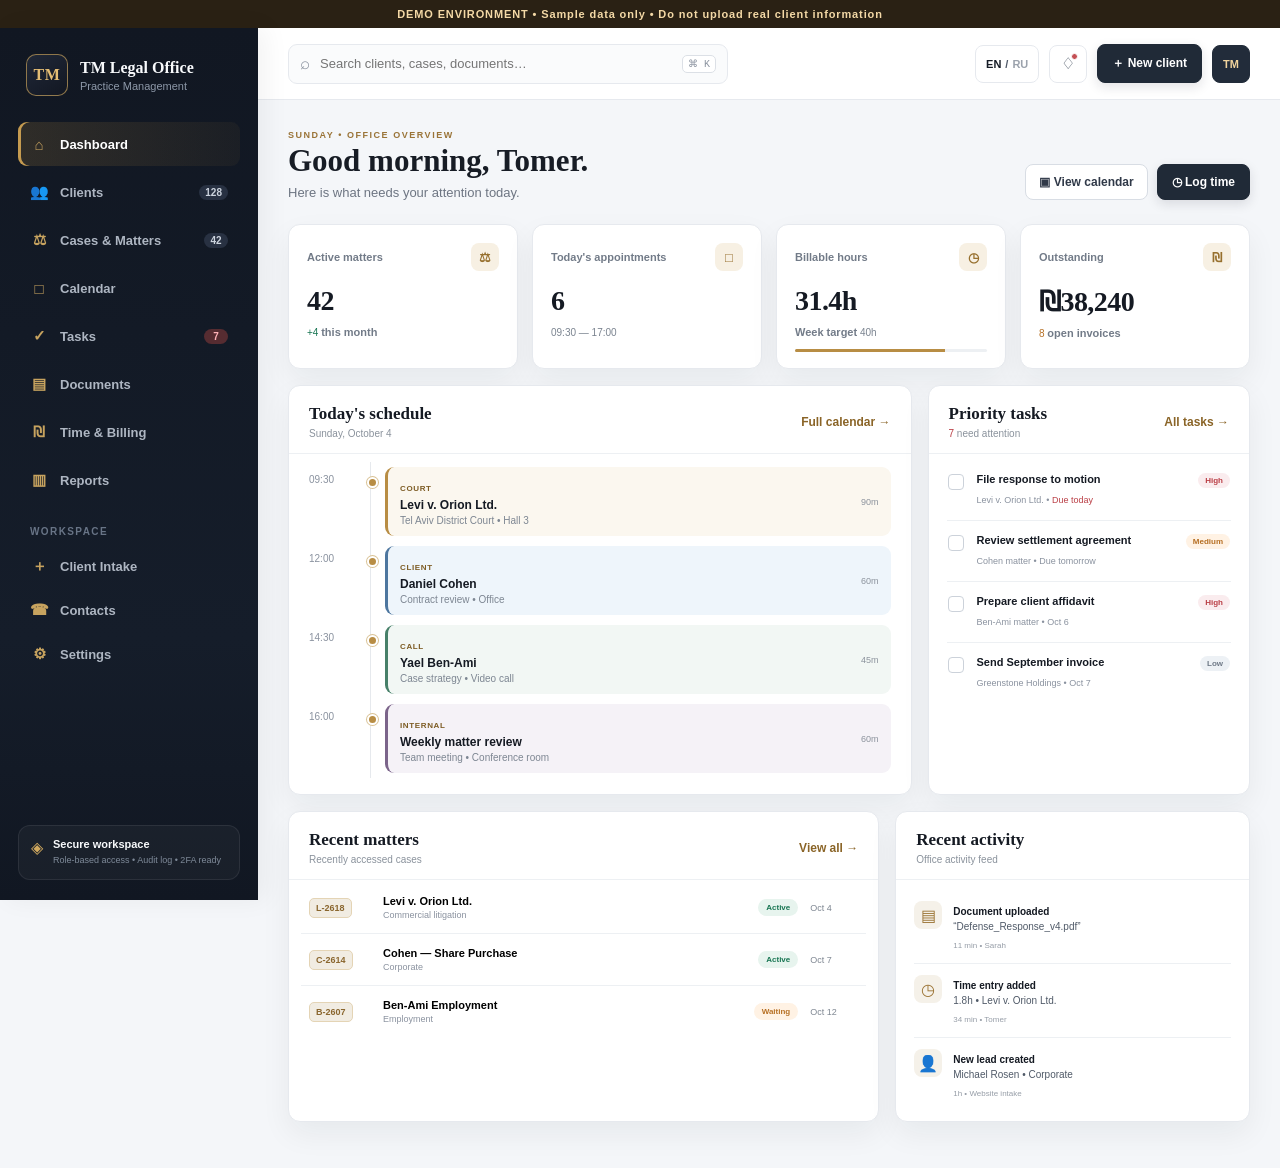
<file: legal-office-demo/index.html>
<!doctype html>
<html lang="en">
<head>
  <meta charset="utf-8" />
  <meta name="viewport" content="width=device-width, initial-scale=1" />
  <meta name="theme-color" content="#10151f" />
  <title>TM Legal Office — Practice Management Demo</title>
  <link rel="stylesheet" href="styles.css" />
</head>
<body>
  <div class="demo-banner"><span data-i18n="demoBanner">DEMO ENVIRONMENT • Sample data only • Do not upload real client information</span></div>
  <div class="app-shell">
    <aside class="sidebar" id="sidebar">
      <div class="brand">
        <div class="brand-mark">TM</div>
        <div>
          <strong>TM Legal Office</strong>
          <span data-i18n="practiceManagement">Practice Management</span>
        </div>
      </div>

      <nav class="nav" aria-label="Main navigation">
        <button class="nav-item active" data-page="dashboard"><span class="icon">⌂</span><span data-i18n="dashboard">Dashboard</span></button>
        <button class="nav-item" data-page="clients"><span class="icon">👥</span><span data-i18n="clients">Clients</span><span class="nav-count" id="clientCountBadge">128</span></button>
        <button class="nav-item" data-page="matters"><span class="icon">⚖</span><span data-i18n="matters">Cases & Matters</span><span class="nav-count">42</span></button>
        <button class="nav-item" data-page="calendar"><span class="icon">□</span><span data-i18n="calendar">Calendar</span></button>
        <button class="nav-item" data-page="tasks"><span class="icon">✓</span><span data-i18n="tasks">Tasks</span><span class="nav-count danger">7</span></button>
        <button class="nav-item" data-page="documents"><span class="icon">▤</span><span data-i18n="documents">Documents</span></button>
        <button class="nav-item" data-page="billing"><span class="icon">₪</span><span data-i18n="timeBilling">Time & Billing</span></button>
        <button class="nav-item" data-page="reports"><span class="icon">▥</span><span data-i18n="reports">Reports</span></button>
      </nav>

      <div class="sidebar-section-label" data-i18n="workspace">WORKSPACE</div>
      <nav class="nav compact">
        <button class="nav-item" data-page="intake"><span class="icon">＋</span><span data-i18n="clientIntake">Client Intake</span></button>
        <button class="nav-item" data-page="contacts"><span class="icon">☎</span><span data-i18n="contacts">Contacts</span></button>
        <button class="nav-item" data-page="settings"><span class="icon">⚙</span><span data-i18n="settings">Settings</span></button>
      </nav>

      <div class="secure-box">
        <div class="secure-icon">◈</div>
        <div><strong data-i18n="secureWorkspace">Secure workspace</strong><span data-i18n="secureNote">Role-based access • Audit log • 2FA ready</span></div>
      </div>
    </aside>

    <main class="main">
      <header class="topbar">
        <button class="mobile-menu" id="mobileMenu" aria-label="Menu">☰</button>
        <div class="search-wrap">
          <span class="search-icon">⌕</span>
          <input id="globalSearch" type="search" data-i18n-placeholder="searchPlaceholder" placeholder="Search clients, cases, documents…" />
          <kbd>⌘ K</kbd>
        </div>
        <div class="top-actions">
          <button class="lang-switch" id="langSwitch" aria-label="Change language"><span id="langPrimary">EN</span><span>/</span><span id="langSecondary">RU</span></button>
          <button class="icon-btn" title="Notifications">♢<span class="notification-dot"></span></button>
          <button class="primary-btn" id="newClientBtn">＋ <span data-i18n="newClient">New client</span></button>
          <button class="avatar-btn" aria-label="Profile">TM</button>
        </div>
      </header>

      <div class="content">
        <!-- Dashboard -->
        <section class="page active" id="page-dashboard">
          <div class="page-heading">
            <div><p class="eyebrow" data-i18n="sundayOffice">SUNDAY • OFFICE OVERVIEW</p><h1 data-i18n="goodMorning">Good morning, Tomer.</h1><p data-i18n="dashboardSubtitle">Here is what needs your attention today.</p></div>
            <div class="heading-actions"><button class="secondary-btn" data-nav="calendar">▣ <span data-i18n="viewCalendar">View calendar</span></button><button class="primary-btn" id="quickTimeBtn">◷ <span data-i18n="logTime">Log time</span></button></div>
          </div>

          <div class="stats-grid">
            <article class="stat-card"><div class="stat-top"><span data-i18n="activeMatters">Active matters</span><span class="stat-icon">⚖</span></div><strong>42</strong><small class="positive">+4 <span data-i18n="thisMonth">this month</span></small></article>
            <article class="stat-card"><div class="stat-top"><span data-i18n="todayAppointments">Today's appointments</span><span class="stat-icon">□</span></div><strong>6</strong><small>09:30 — 17:00</small></article>
            <article class="stat-card"><div class="stat-top"><span data-i18n="billableHours">Billable hours</span><span class="stat-icon">◷</span></div><strong>31.4h</strong><small><span data-i18n="weekTarget">Week target</span> 40h</small><div class="progress"><span style="width:78%"></span></div></article>
            <article class="stat-card"><div class="stat-top"><span data-i18n="outstanding">Outstanding</span><span class="stat-icon">₪</span></div><strong>₪38,240</strong><small class="warning">8 <span data-i18n="openInvoices">open invoices</span></small></article>
          </div>

          <div class="dashboard-grid">
            <section class="panel schedule-panel">
              <div class="panel-head"><div><h2 data-i18n="todaySchedule">Today's schedule</h2><p data-i18n="octoberDate">Sunday, October 4</p></div><button class="text-btn" data-nav="calendar"><span data-i18n="fullCalendar">Full calendar</span> →</button></div>
              <div class="timeline">
                <div class="timeline-row"><time>09:30</time><div class="time-line"></div><div class="appointment court"><div><span class="tag" data-i18n="court">COURT</span><strong>Levi v. Orion Ltd.</strong><small data-i18n="districtCourt">Tel Aviv District Court • Hall 3</small></div><span class="duration">90m</span></div></div>
                <div class="timeline-row"><time>12:00</time><div class="time-line"></div><div class="appointment client"><div><span class="tag" data-i18n="clientMeeting">CLIENT</span><strong>Daniel Cohen</strong><small data-i18n="contractReview">Contract review • Office</small></div><span class="duration">60m</span></div></div>
                <div class="timeline-row"><time>14:30</time><div class="time-line"></div><div class="appointment call"><div><span class="tag" data-i18n="call">CALL</span><strong>Yael Ben-Ami</strong><small data-i18n="strategyCall">Case strategy • Video call</small></div><span class="duration">45m</span></div></div>
                <div class="timeline-row"><time>16:00</time><div class="time-line"></div><div class="appointment internal"><div><span class="tag" data-i18n="internal">INTERNAL</span><strong data-i18n="weeklyReview">Weekly matter review</strong><small data-i18n="teamMeeting">Team meeting • Conference room</small></div><span class="duration">60m</span></div></div>
              </div>
            </section>

            <section class="panel tasks-panel">
              <div class="panel-head"><div><h2 data-i18n="priorityTasks">Priority tasks</h2><p><span class="danger-text">7</span> <span data-i18n="needAttention">need attention</span></p></div><button class="text-btn" data-nav="tasks"><span data-i18n="allTasks">All tasks</span> →</button></div>
              <div class="task-list">
                <label class="task-row"><input type="checkbox"><span class="task-check"></span><div><strong data-i18n="fileResponse">File response to motion</strong><small>Levi v. Orion Ltd. • <span class="danger-text" data-i18n="dueToday">Due today</span></small></div><span class="priority high" data-i18n="high">High</span></label>
                <label class="task-row"><input type="checkbox"><span class="task-check"></span><div><strong data-i18n="reviewAgreement">Review settlement agreement</strong><small>Cohen matter • <span data-i18n="dueTomorrow">Due tomorrow</span></small></div><span class="priority medium" data-i18n="medium">Medium</span></label>
                <label class="task-row"><input type="checkbox"><span class="task-check"></span><div><strong data-i18n="prepareAffidavit">Prepare client affidavit</strong><small>Ben-Ami matter • Oct 6</small></div><span class="priority high" data-i18n="high">High</span></label>
                <label class="task-row"><input type="checkbox"><span class="task-check"></span><div><strong data-i18n="sendInvoice">Send September invoice</strong><small>Greenstone Holdings • Oct 7</small></div><span class="priority low" data-i18n="low">Low</span></label>
              </div>
            </section>
          </div>

          <div class="dashboard-grid lower">
            <section class="panel">
              <div class="panel-head"><div><h2 data-i18n="recentMatters">Recent matters</h2><p data-i18n="recentlyAccessed">Recently accessed cases</p></div><button class="text-btn" data-nav="matters"><span data-i18n="viewAll">View all</span> →</button></div>
              <div class="matter-list">
                <button class="matter-row" data-nav="matters"><span class="matter-code">L-2618</span><div><strong>Levi v. Orion Ltd.</strong><small data-i18n="commercialLitigation">Commercial litigation</small></div><span class="status active" data-i18n="active">Active</span><span class="matter-next">Oct 4</span></button>
                <button class="matter-row" data-nav="matters"><span class="matter-code">C-2614</span><div><strong>Cohen — Share Purchase</strong><small data-i18n="corporate">Corporate</small></div><span class="status active" data-i18n="active">Active</span><span class="matter-next">Oct 7</span></button>
                <button class="matter-row" data-nav="matters"><span class="matter-code">B-2607</span><div><strong>Ben-Ami Employment</strong><small data-i18n="employment">Employment</small></div><span class="status waiting" data-i18n="waiting">Waiting</span><span class="matter-next">Oct 12</span></button>
              </div>
            </section>

            <section class="panel activity-panel">
              <div class="panel-head"><div><h2 data-i18n="recentActivity">Recent activity</h2><p data-i18n="officeFeed">Office activity feed</p></div></div>
              <div class="activity-list">
                <div class="activity"><span class="activity-icon">▤</span><div><strong data-i18n="documentUploaded">Document uploaded</strong><p>“Defense_Response_v4.pdf”</p><small>11 min • Sarah</small></div></div>
                <div class="activity"><span class="activity-icon">◷</span><div><strong data-i18n="timeEntryAdded">Time entry added</strong><p>1.8h • Levi v. Orion Ltd.</p><small>34 min • Tomer</small></div></div>
                <div class="activity"><span class="activity-icon">👤</span><div><strong data-i18n="newLeadCreated">New lead created</strong><p>Michael Rosen • Corporate</p><small>1h • Website intake</small></div></div>
              </div>
            </section>
          </div>
        </section>

        <!-- Clients -->
        <section class="page" id="page-clients">
          <div class="page-heading"><div><p class="eyebrow" data-i18n="relationshipManagement">RELATIONSHIP MANAGEMENT</p><h1 data-i18n="clients">Clients</h1><p data-i18n="clientsSubtitle">Contacts, communication history and linked matters in one place.</p></div><button class="primary-btn open-client-modal">＋ <span data-i18n="newClient">New client</span></button></div>
          <section class="panel table-panel">
            <div class="toolbar"><div class="segmented"><button class="active" data-i18n="all">All</button><button data-i18n="active">Active</button><button data-i18n="leads">Leads</button></div><input class="table-search" id="clientSearch" type="search" data-i18n-placeholder="searchClients" placeholder="Search clients…"></div>
            <div class="table-wrap"><table><thead><tr><th data-i18n="client">Client</th><th data-i18n="type">Type</th><th data-i18n="openMatters">Open matters</th><th data-i18n="lastContact">Last contact</th><th data-i18n="balance">Balance</th><th></th></tr></thead><tbody id="clientsTableBody">
              <tr><td><div class="person"><span class="mini-avatar">DC</span><div><strong>Daniel Cohen</strong><small>daniel.cohen@example.com</small></div></div></td><td><span class="chip" data-i18n="individual">Individual</span></td><td>2</td><td data-i18n="today">Today</td><td>₪0</td><td><button class="kebab">•••</button></td></tr>
              <tr><td><div class="person"><span class="mini-avatar">YB</span><div><strong>Yael Ben-Ami</strong><small>yael.ba@example.com</small></div></div></td><td><span class="chip" data-i18n="individual">Individual</span></td><td>1</td><td data-i18n="yesterday">Yesterday</td><td>₪4,800</td><td><button class="kebab">•••</button></td></tr>
              <tr><td><div class="person"><span class="mini-avatar">GH</span><div><strong>Greenstone Holdings Ltd.</strong><small>legal@greenstone.example</small></div></div></td><td><span class="chip company" data-i18n="company">Company</span></td><td>5</td><td>Oct 1</td><td>₪12,600</td><td><button class="kebab">•••</button></td></tr>
              <tr><td><div class="person"><span class="mini-avatar">MR</span><div><strong>Michael Rosen</strong><small>m.rosen@example.com</small></div></div></td><td><span class="chip lead" data-i18n="lead">Lead</span></td><td>0</td><td>Sep 30</td><td>—</td><td><button class="kebab">•••</button></td></tr>
            </tbody></table></div>
          </section>
        </section>

        <!-- Matters -->
        <section class="page" id="page-matters">
          <div class="page-heading"><div><p class="eyebrow" data-i18n="matterManagement">MATTER MANAGEMENT</p><h1 data-i18n="matters">Cases & Matters</h1><p data-i18n="mattersSubtitle">Deadlines, documents, notes, billing and client communication by case.</p></div><button class="primary-btn">＋ <span data-i18n="newMatter">New matter</span></button></div>
          <div class="matter-cards">
            <article class="matter-card-feature"><div class="matter-card-top"><div><span class="matter-code">L-2618</span><h3>Levi v. Orion Ltd.</h3><p data-i18n="commercialLitigation">Commercial litigation</p></div><span class="status active" data-i18n="active">Active</span></div><div class="matter-meta"><span><small data-i18n="client">Client</small><strong>David Levi</strong></span><span><small data-i18n="responsibleLawyer">Responsible lawyer</small><strong>Tomer Moshe</strong></span><span><small data-i18n="nextDeadline">Next deadline</small><strong class="danger-text">Today, 17:00</strong></span><span><small data-i18n="unbilled">Unbilled</small><strong>₪8,460</strong></span></div><div class="matter-actions"><button class="secondary-btn" data-i18n="openMatter">Open matter</button><button class="ghost-btn">▤ 18</button><button class="ghost-btn">✓ 6</button></div></article>
            <article class="matter-card-feature"><div class="matter-card-top"><div><span class="matter-code">C-2614</span><h3>Cohen — Share Purchase</h3><p data-i18n="corporate">Corporate</p></div><span class="status active" data-i18n="active">Active</span></div><div class="matter-meta"><span><small data-i18n="client">Client</small><strong>Daniel Cohen</strong></span><span><small data-i18n="responsibleLawyer">Responsible lawyer</small><strong>Tomer Moshe</strong></span><span><small data-i18n="nextDeadline">Next deadline</small><strong>Oct 7</strong></span><span><small data-i18n="unbilled">Unbilled</small><strong>₪3,240</strong></span></div><div class="matter-actions"><button class="secondary-btn" data-i18n="openMatter">Open matter</button><button class="ghost-btn">▤ 9</button><button class="ghost-btn">✓ 3</button></div></article>
            <article class="matter-card-feature"><div class="matter-card-top"><div><span class="matter-code">B-2607</span><h3>Ben-Ami Employment</h3><p data-i18n="employment">Employment</p></div><span class="status waiting" data-i18n="waiting">Waiting</span></div><div class="matter-meta"><span><small data-i18n="client">Client</small><strong>Yael Ben-Ami</strong></span><span><small data-i18n="responsibleLawyer">Responsible lawyer</small><strong>Tomer Moshe</strong></span><span><small data-i18n="nextDeadline">Next deadline</small><strong>Oct 12</strong></span><span><small data-i18n="unbilled">Unbilled</small><strong>₪1,920</strong></span></div><div class="matter-actions"><button class="secondary-btn" data-i18n="openMatter">Open matter</button><button class="ghost-btn">▤ 12</button><button class="ghost-btn">✓ 2</button></div></article>
          </div>
        </section>

        <!-- Calendar -->
        <section class="page" id="page-calendar">
          <div class="page-heading"><div><p class="eyebrow" data-i18n="scheduleDeadlines">SCHEDULE & DEADLINES</p><h1 data-i18n="calendar">Calendar</h1><p data-i18n="calendarSubtitle">Court dates, client meetings, filing deadlines and internal events.</p></div><button class="primary-btn">＋ <span data-i18n="newEvent">New event</span></button></div>
          <section class="panel calendar-panel">
            <div class="calendar-head"><button class="ghost-btn">‹</button><h2>October 2026</h2><button class="ghost-btn">›</button><div class="calendar-spacer"></div><div class="segmented"><button data-i18n="day">Day</button><button data-i18n="week">Week</button><button class="active" data-i18n="month">Month</button></div></div>
            <div class="month-grid week-days"><span data-i18n="sun">Sun</span><span data-i18n="mon">Mon</span><span data-i18n="tue">Tue</span><span data-i18n="wed">Wed</span><span data-i18n="thu">Thu</span><span data-i18n="fri">Fri</span><span data-i18n="sat">Sat</span></div>
            <div class="month-grid month-days" id="monthGrid"></div>
          </section>
        </section>

        <!-- Tasks -->
        <section class="page" id="page-tasks">
          <div class="page-heading"><div><p class="eyebrow" data-i18n="workflow">WORKFLOW</p><h1 data-i18n="tasks">Tasks</h1><p data-i18n="tasksSubtitle">Track every legal and administrative action before it becomes a deadline.</p></div><button class="primary-btn">＋ <span data-i18n="newTask">New task</span></button></div>
          <div class="kanban">
            <section class="kanban-col"><div class="kanban-title"><span data-i18n="todo">To do</span><b>4</b></div><article class="kanban-card high-border"><span class="priority high" data-i18n="high">High</span><h3 data-i18n="fileResponse">File response to motion</h3><p>Levi v. Orion Ltd.</p><footer><span class="danger-text" data-i18n="dueToday">Due today</span><span>TM</span></footer></article><article class="kanban-card"><span class="priority medium" data-i18n="medium">Medium</span><h3 data-i18n="reviewAgreement">Review settlement agreement</h3><p>Cohen matter</p><footer><span data-i18n="dueTomorrow">Due tomorrow</span><span>TM</span></footer></article></section>
            <section class="kanban-col"><div class="kanban-title"><span data-i18n="inProgress">In progress</span><b>2</b></div><article class="kanban-card"><span class="priority high" data-i18n="high">High</span><h3 data-i18n="prepareAffidavit">Prepare client affidavit</h3><p>Ben-Ami matter</p><footer><span>Oct 6</span><span>SK</span></footer></article><article class="kanban-card"><span class="priority low" data-i18n="low">Low</span><h3 data-i18n="researchPrecedent">Research recent precedent</h3><p>Levi v. Orion Ltd.</p><footer><span>Oct 8</span><span>TM</span></footer></article></section>
            <section class="kanban-col"><div class="kanban-title"><span data-i18n="waiting">Waiting</span><b>3</b></div><article class="kanban-card"><span class="priority medium" data-i18n="medium">Medium</span><h3 data-i18n="clientDocuments">Client documents</h3><p>Greenstone Holdings</p><footer><span data-i18n="waitingClient">Waiting for client</span><span>SK</span></footer></article></section>
            <section class="kanban-col"><div class="kanban-title"><span data-i18n="completed">Completed</span><b>12</b></div><article class="kanban-card done"><span class="priority low" data-i18n="low">Low</span><h3 data-i18n="sendInvoice">Send September invoice</h3><p>Levi v. Orion Ltd.</p><footer><span>Oct 3</span><span>TM</span></footer></article></section>
          </div>
        </section>

        <!-- Documents -->
        <section class="page" id="page-documents">
          <div class="page-heading"><div><p class="eyebrow" data-i18n="documentManagement">DOCUMENT MANAGEMENT</p><h1 data-i18n="documents">Documents</h1><p data-i18n="documentsSubtitle">Central legal document library with matter links, versions and access history.</p></div><button class="primary-btn">↑ <span data-i18n="uploadDocument">Upload document</span></button></div>
          <section class="panel table-panel"><div class="toolbar"><input class="table-search wide" type="search" data-i18n-placeholder="searchDocuments" placeholder="Search documents…"><div class="segmented"><button class="active" data-i18n="recent">Recent</button><button data-i18n="byMatter">By matter</button><button data-i18n="shared">Shared</button></div></div><div class="table-wrap"><table><thead><tr><th data-i18n="document">Document</th><th data-i18n="matter">Matter</th><th data-i18n="version">Version</th><th data-i18n="modified">Modified</th><th data-i18n="owner">Owner</th><th></th></tr></thead><tbody><tr><td><div class="doc-name"><span>PDF</span><strong>Defense_Response_v4.pdf</strong></div></td><td>Levi v. Orion Ltd.</td><td>v4</td><td data-i18n="minutesAgo11">11 min ago</td><td>Sarah K.</td><td><button class="kebab">•••</button></td></tr><tr><td><div class="doc-name word"><span>DOC</span><strong>Share_Purchase_Agreement.docx</strong></div></td><td>Cohen — Share Purchase</td><td>v7</td><td data-i18n="yesterday">Yesterday</td><td>Tomer M.</td><td><button class="kebab">•••</button></td></tr><tr><td><div class="doc-name"><span>PDF</span><strong>Employment_Affidavit_Draft.pdf</strong></div></td><td>Ben-Ami Employment</td><td>v2</td><td>Oct 2</td><td>Sarah K.</td><td><button class="kebab">•••</button></td></tr></tbody></table></div></section>
        </section>

        <!-- Billing -->
        <section class="page" id="page-billing">
          <div class="page-heading"><div><p class="eyebrow" data-i18n="finance">FINANCE</p><h1 data-i18n="timeBilling">Time & Billing</h1><p data-i18n="billingSubtitle">Time tracking, expenses, invoices, collections and client balances.</p></div><div class="heading-actions"><button class="secondary-btn">＋ <span data-i18n="expense">Expense</span></button><button class="primary-btn">◷ <span data-i18n="logTime">Log time</span></button></div></div>
          <div class="stats-grid billing-stats"><article class="stat-card"><span data-i18n="unbilledTime">Unbilled time</span><strong>₪24,980</strong><small>68.2h</small></article><article class="stat-card"><span data-i18n="draftInvoices">Draft invoices</span><strong>₪18,300</strong><small>5 <span data-i18n="invoices">invoices</span></small></article><article class="stat-card"><span data-i18n="outstanding">Outstanding</span><strong>₪38,240</strong><small>8 <span data-i18n="openInvoices">open invoices</span></small></article><article class="stat-card"><span data-i18n="collectedMonth">Collected this month</span><strong>₪76,420</strong><small class="positive">+12.4%</small></article></div>
          <div class="dashboard-grid"><section class="panel"><div class="panel-head"><div><h2 data-i18n="todayTimeEntries">Today's time entries</h2><p>6.4h <span data-i18n="recorded">recorded</span></p></div><button class="text-btn" data-i18n="addEntry">+ Add entry</button></div><div class="time-entries"><div><span>1.8h</span><strong data-i18n="draftMotion">Draft response to motion</strong><small>Levi v. Orion Ltd. • ₪620/h</small><b>₪1,116</b></div><div><span>1.2h</span><strong data-i18n="clientConference">Client conference</strong><small>Cohen — Share Purchase • ₪620/h</small><b>₪744</b></div><div><span>2.4h</span><strong data-i18n="documentReview">Document review</strong><small>Greenstone Holdings • ₪620/h</small><b>₪1,488</b></div><div><span>1.0h</span><strong data-i18n="legalResearch">Legal research</strong><small>Ben-Ami Employment • ₪620/h</small><b>₪620</b></div></div></section><section class="panel"><div class="panel-head"><div><h2 data-i18n="invoiceStatus">Invoice status</h2><p data-i18n="currentMonth">Current month</p></div></div><div class="invoice-chart"><div class="donut"><span>₪132k<small data-i18n="total">total</small></span></div><div class="legend"><p><i class="paid-dot"></i><span data-i18n="paid">Paid</span><b>58%</b></p><p><i class="out-dot"></i><span data-i18n="outstanding">Outstanding</span><b>29%</b></p><p><i class="draft-dot"></i><span data-i18n="draft">Draft</span><b>13%</b></p></div></div></section></div>
        </section>

        <!-- Reports -->
        <section class="page" id="page-reports"><div class="page-heading"><div><p class="eyebrow" data-i18n="insights">INSIGHTS</p><h1 data-i18n="reports">Reports</h1><p data-i18n="reportsSubtitle">Firm performance, matter profitability, utilization and collections.</p></div><button class="secondary-btn" data-i18n="export">Export</button></div><div class="report-grid"><article class="report-card"><span>↗</span><h3 data-i18n="revenueReport">Revenue report</h3><p data-i18n="revenueDesc">Billed, collected and outstanding by period.</p></article><article class="report-card"><span>◷</span><h3 data-i18n="utilizationReport">Utilization</h3><p data-i18n="utilizationDesc">Billable hours, targets and team performance.</p></article><article class="report-card"><span>⚖</span><h3 data-i18n="matterProfitability">Matter profitability</h3><p data-i18n="profitabilityDesc">Revenue, cost and realization by case.</p></article><article class="report-card"><span>👥</span><h3 data-i18n="clientAnalysis">Client analysis</h3><p data-i18n="clientAnalysisDesc">Top clients, source, retention and balances.</p></article></div></section>

        <!-- Intake -->
        <section class="page" id="page-intake"><div class="page-heading"><div><p class="eyebrow" data-i18n="crm">CRM & INTAKE</p><h1 data-i18n="clientIntake">Client Intake</h1><p data-i18n="intakeSubtitle">Capture leads, run conflict checks and convert approved prospects into clients.</p></div><button class="primary-btn">＋ <span data-i18n="newLead">New lead</span></button></div><div class="intake-pipeline"><div><span data-i18n="newInquiry">New inquiry</span><b>8</b></div><div><span data-i18n="conflictCheck">Conflict check</span><b>3</b></div><div><span data-i18n="consultation">Consultation</span><b>5</b></div><div><span data-i18n="engagementSent">Engagement sent</span><b>2</b></div><div><span data-i18n="converted">Converted</span><b>11</b></div></div><section class="panel intake-card"><h2 data-i18n="intakeWorkflow">Professional intake workflow</h2><div class="workflow-steps"><span>1<strong data-i18n="leadDetails">Lead details</strong></span><i>→</i><span>2<strong data-i18n="conflictCheck">Conflict check</strong></span><i>→</i><span>3<strong data-i18n="consultation">Consultation</strong></span><i>→</i><span>4<strong data-i18n="engagement">Engagement</strong></span><i>→</i><span>5<strong data-i18n="openMatter">Open matter</strong></span></div></section></section>

        <!-- Contacts -->
        <section class="page" id="page-contacts"><div class="page-heading"><div><p class="eyebrow" data-i18n="directory">DIRECTORY</p><h1 data-i18n="contacts">Contacts</h1><p data-i18n="contactsSubtitle">Opposing counsel, experts, witnesses, courts and external professionals.</p></div><button class="primary-btn">＋ <span data-i18n="newContact">New contact</span></button></div><section class="panel table-panel"><div class="table-wrap"><table><thead><tr><th data-i18n="name">Name</th><th data-i18n="role">Role</th><th data-i18n="organization">Organization</th><th data-i18n="linkedMatters">Linked matters</th><th data-i18n="phone">Phone</th></tr></thead><tbody><tr><td><strong>Adv. Noa Shalev</strong></td><td data-i18n="opposingCounsel">Opposing counsel</td><td>Shalev & Partners</td><td>3</td><td>03-555-0184</td></tr><tr><td><strong>Dr. Amir Tal</strong></td><td data-i18n="expertWitness">Expert witness</td><td>Tal Economics</td><td>2</td><td>03-555-0142</td></tr><tr><td><strong>Tel Aviv District Court</strong></td><td data-i18n="court">Court</td><td data-i18n="judiciary">Judiciary</td><td>7</td><td>077-270-3333</td></tr></tbody></table></div></section></section>

        <!-- Settings -->
        <section class="page" id="page-settings"><div class="page-heading"><div><p class="eyebrow" data-i18n="administration">ADMINISTRATION</p><h1 data-i18n="settings">Settings</h1><p data-i18n="settingsSubtitle">Office profile, users, permissions, security and localization.</p></div></div><div class="settings-grid"><section class="panel settings-card"><h2 data-i18n="languageLocalization">Language & localization</h2><label><span><strong data-i18n="interfaceLanguage">Interface language</strong><small data-i18n="languageHelp">Russian can be disabled later without changing the app structure.</small></span><select id="settingsLanguage"><option value="en">English</option><option value="ru">Русский</option></select></label><label><span><strong data-i18n="currency">Currency</strong><small data-i18n="currencyHelp">Used for time entries and invoices.</small></span><select><option>ILS — ₪</option><option>USD — $</option></select></label></section><section class="panel settings-card"><h2 data-i18n="securityAccess">Security & access</h2><div class="setting-line"><span><strong data-i18n="twoFactor">Two-factor authentication</strong><small data-i18n="recommendedAllUsers">Recommended for all users</small></span><button class="toggle on"><i></i></button></div><div class="setting-line"><span><strong data-i18n="auditLog">Audit log</strong><small data-i18n="auditLogHelp">Track access and changes to legal records</small></span><button class="toggle on"><i></i></button></div><div class="setting-line"><span><strong data-i18n="rolePermissions">Role permissions</strong><small data-i18n="rolePermissionsHelp">Partner, lawyer, assistant, accountant</small></span><button class="secondary-btn" data-i18n="manage">Manage</button></div></section></div></section>
      </div>
    </main>
  </div>

  <div class="modal-backdrop" id="clientModal" aria-hidden="true">
    <div class="modal" role="dialog" aria-modal="true" aria-labelledby="newClientTitle">
      <div class="modal-head"><div><p class="eyebrow" data-i18n="clientRecord">CLIENT RECORD</p><h2 id="newClientTitle" data-i18n="newClient">New client</h2></div><button class="close-modal" id="closeClientModal">×</button></div>
      <form id="newClientForm">
        <div class="form-grid"><label><span data-i18n="fullName">Full name</span><input name="name" required placeholder="e.g. David Levi"></label><label><span data-i18n="clientType">Client type</span><select name="type"><option value="Individual" data-i18n="individual">Individual</option><option value="Company" data-i18n="company">Company</option></select></label><label><span data-i18n="email">Email</span><input name="email" type="email" required placeholder="client@example.com"></label><label><span data-i18n="phone">Phone</span><input name="phone" placeholder="+972 ..."></label><label class="full"><span data-i18n="notes">Notes</span><textarea name="notes" rows="4" data-i18n-placeholder="notesPlaceholder" placeholder="Initial consultation notes…"></textarea></label></div>
        <div class="modal-actions"><button type="button" class="secondary-btn close-modal" data-i18n="cancel">Cancel</button><button type="submit" class="primary-btn" data-i18n="createClient">Create client</button></div>
      </form>
    </div>
  </div>

  <div class="toast" id="toast"><strong id="toastTitle">Saved</strong><span id="toastText">The demo record was added locally.</span></div>
  <script src="app.js"></script>
</body>
</html>
</file>
<file: legal-office-demo/styles.css>
:root{--bg:#f4f6f9;--panel:#fff;--ink:#151a23;--muted:#6d7582;--line:#e6e9ee;--navy:#111827;--navy-2:#1b2431;--gold:#b78b3e;--gold-soft:#f7f0e3;--green:#197653;--green-soft:#e7f4ee;--red:#ba3f46;--red-soft:#faecee;--orange:#b66f23;--orange-soft:#fff2e4;--blue:#325f93;--blue-soft:#e9f0f9;--shadow:0 12px 30px rgba(20,27,40,.06)}*{box-sizing:border-box}html{font-family:Inter,ui-sans-serif,-apple-system,BlinkMacSystemFont,"Segoe UI",sans-serif;background:var(--bg);color:var(--ink)}body{margin:0;min-height:100vh;background:var(--bg)}button,input,select,textarea{font:inherit}button{cursor:pointer}.demo-banner{height:28px;background:#2a2114;color:#f4d9a6;display:flex;align-items:center;justify-content:center;font-size:11px;letter-spacing:.08em;font-weight:700;text-align:center;padding:0 12px}.app-shell{display:flex;min-height:calc(100vh - 28px)}.sidebar{position:fixed;left:0;top:28px;bottom:0;width:258px;background:linear-gradient(180deg,#111722,#151d2a 70%,#111722);color:#f8fafc;padding:26px 18px 20px;z-index:30;display:flex;flex-direction:column;box-shadow:8px 0 24px rgba(0,0,0,.05)}.brand{display:flex;align-items:center;gap:12px;padding:0 8px 26px}.brand-mark{width:42px;height:42px;border:1px solid rgba(210,170,95,.65);display:grid;place-items:center;border-radius:10px;color:#e4bd74;font-family:Georgia,serif;font-weight:700;letter-spacing:.04em;background:linear-gradient(145deg,#202838,#121722)}.brand strong{font-family:Georgia,serif;font-size:16px;display:block}.brand span{font-size:11px;color:#8d98a8;display:block;margin-top:3px}.nav{display:flex;flex-direction:column;gap:4px}.nav-item{appearance:none;border:0;background:transparent;color:#aeb6c2;display:flex;align-items:center;gap:12px;min-height:44px;padding:0 12px;border-radius:9px;text-align:left;font-size:13px;font-weight:600;width:100%}.nav-item:hover{background:rgba(255,255,255,.05);color:#fff}.nav-item.active{background:linear-gradient(90deg,rgba(183,139,62,.18),rgba(183,139,62,.06));color:#fff;box-shadow:inset 3px 0 0 #c59b50}.nav-item .icon{width:18px;text-align:center;font-size:15px;color:#c7a35f}.nav-count{margin-left:auto;min-width:24px;padding:2px 6px;border-radius:999px;background:#283142;color:#cdd4de;text-align:center;font-size:10px}.nav-count.danger{background:#562c31;color:#ffb2b8}.sidebar-section-label{font-size:10px;letter-spacing:.14em;color:#687486;margin:24px 12px 9px;font-weight:800}.nav.compact .nav-item{min-height:40px}.secure-box{margin-top:auto;border:1px solid rgba(255,255,255,.08);background:rgba(255,255,255,.035);border-radius:12px;padding:12px;display:flex;gap:10px;align-items:flex-start}.secure-icon{color:#d2aa5f}.secure-box strong{display:block;font-size:11px}.secure-box span{display:block;font-size:9px;line-height:1.45;color:#7f8a99;margin-top:4px}.main{margin-left:258px;min-width:0;width:calc(100% - 258px)}.topbar{height:72px;background:rgba(255,255,255,.94);border-bottom:1px solid var(--line);display:flex;align-items:center;padding:0 30px;position:sticky;top:28px;z-index:20;backdrop-filter:blur(14px)}.search-wrap{width:min(440px,42vw);height:40px;border:1px solid var(--line);border-radius:9px;background:#fafbfc;display:flex;align-items:center;padding:0 11px;gap:8px}.search-wrap input{border:0;outline:0;background:transparent;flex:1;min-width:0;font-size:13px;color:var(--ink)}.search-wrap .search-icon{font-size:17px;color:#8a929f}.search-wrap kbd{border:1px solid #dce0e6;border-radius:5px;background:#fff;font-size:10px;color:#8a929f;padding:2px 5px}.top-actions{display:flex;gap:10px;align-items:center;margin-left:auto}.lang-switch,.icon-btn,.avatar-btn,.mobile-menu{border:1px solid var(--line);background:#fff;height:38px;border-radius:8px;color:#4f5968}.lang-switch{display:flex;align-items:center;gap:4px;padding:0 10px;font-size:11px;font-weight:800}.lang-switch #langPrimary{color:#161c26}.lang-switch #langSecondary{color:#9ba2ac}.icon-btn{width:38px;position:relative}.notification-dot{position:absolute;width:7px;height:7px;background:#c44f54;border-radius:50%;right:8px;top:7px;border:1px solid white}.avatar-btn{width:38px;background:#222c3a;color:#f1d49d;border-color:#222c3a;font-size:11px;font-weight:800}.primary-btn,.secondary-btn,.ghost-btn,.text-btn{border-radius:8px;font-weight:700;font-size:12px;transition:.2s ease}.primary-btn{border:1px solid #202a37;background:#202a37;color:white;padding:10px 14px;box-shadow:0 4px 12px rgba(22,28,38,.12)}.primary-btn:hover{background:#111827;transform:translateY(-1px)}.secondary-btn{border:1px solid #d8dde4;background:#fff;color:#303948;padding:9px 13px}.secondary-btn:hover,.ghost-btn:hover{border-color:#c3a05c;color:#7a5a24}.ghost-btn{border:1px solid var(--line);background:#f9fafb;color:#68717f;padding:8px 11px}.text-btn{border:0;background:transparent;color:#8a6427;padding:4px 0}.content{padding:30px;max-width:1550px;margin:0 auto}.page{display:none}.page.active{display:block;animation:fade .18s ease}@keyframes fade{from{opacity:.6;transform:translateY(3px)}to{opacity:1;transform:none}}.page-heading{display:flex;align-items:flex-end;justify-content:space-between;gap:20px;margin-bottom:24px}.page-heading h1{font-family:Georgia,"Times New Roman",serif;font-size:31px;line-height:1.1;margin:4px 0 7px;font-weight:700;color:#171c25}.page-heading p:not(.eyebrow){margin:0;color:var(--muted);font-size:13px}.eyebrow{margin:0;color:#9a7438;font-size:9px;letter-spacing:.17em;font-weight:900}.heading-actions{display:flex;gap:9px}.stats-grid{display:grid;grid-template-columns:repeat(4,minmax(0,1fr));gap:14px;margin-bottom:16px}.stat-card{background:var(--panel);border:1px solid var(--line);border-radius:12px;padding:18px 18px 16px;box-shadow:var(--shadow);min-height:120px}.stat-top{display:flex;justify-content:space-between;align-items:center}.stat-card span,.stat-card>span{font-size:11px;color:#727b88;font-weight:700}.stat-card strong{font-family:Georgia,serif;font-size:28px;display:block;margin:14px 0 5px;letter-spacing:-.02em}.stat-card small{color:#7b8490;font-size:10px}.stat-card .stat-icon{width:28px;height:28px;border-radius:8px;background:var(--gold-soft);color:#97702e;display:grid;place-items:center;font-size:13px}.positive{color:var(--green)!important}.warning{color:var(--orange)!important}.progress{height:3px;background:#edf0f3;border-radius:999px;margin-top:9px;overflow:hidden}.progress span{height:100%;display:block;background:#b88d44}.dashboard-grid{display:grid;grid-template-columns:minmax(0,1.45fr) minmax(320px,.75fr);gap:16px;margin-bottom:16px}.dashboard-grid.lower{grid-template-columns:minmax(0,1.25fr) minmax(320px,.75fr)}.panel{background:#fff;border:1px solid var(--line);border-radius:12px;box-shadow:var(--shadow)}.panel-head{display:flex;align-items:center;justify-content:space-between;padding:18px 20px 14px;border-bottom:1px solid #edf0f3}.panel-head h2{font-family:Georgia,serif;font-size:17px;margin:0 0 4px}.panel-head p{font-size:10px;color:#8a929c;margin:0}.timeline{padding:8px 20px 16px}.timeline-row{display:grid;grid-template-columns:48px 12px 1fr;gap:8px;align-items:stretch;min-height:76px}.timeline-row time{font-size:10px;color:#8a929f;padding-top:12px}.time-line{position:relative}.time-line:before{content:"";position:absolute;left:5px;top:0;bottom:0;width:1px;background:#e6e9ed}.time-line:after{content:"";position:absolute;left:2px;top:15px;width:7px;height:7px;border-radius:50%;background:#b88d44;border:2px solid #fff;box-shadow:0 0 0 1px #d9c295}.appointment{margin:5px 0;border-radius:9px;padding:10px 12px;border-left:3px solid #466d9a;background:#f8fafc;display:flex;align-items:center;justify-content:space-between}.appointment.court{background:#fbf7ef;border-color:#b88d44}.appointment.client{background:#eef5fb;border-color:#4d769f}.appointment.call{background:#f2f7f4;border-color:#478069}.appointment.internal{background:#f5f2f7;border-color:#7b648a}.appointment strong{display:block;font-size:12px;margin:3px 0}.appointment small{display:block;font-size:10px;color:#7d8692}.tag{font-size:8px!important;font-weight:900;letter-spacing:.08em;color:#7d5c24}.duration{font-size:9px!important;color:#8b929c!important}.task-list{padding:6px 18px 12px}.task-row{display:grid;grid-template-columns:19px 1fr auto;gap:10px;align-items:start;padding:13px 1px;border-bottom:1px solid #edf0f3;cursor:pointer}.task-row:last-child{border-bottom:0}.task-row input{display:none}.task-check{width:16px;height:16px;border:1px solid #ccd2da;border-radius:4px;margin-top:1px;position:relative}.task-row input:checked+.task-check{background:#1b6f50;border-color:#1b6f50}.task-row input:checked+.task-check:after{content:"✓";position:absolute;color:white;font-size:11px;left:2px;top:-1px}.task-row input:checked~div{text-decoration:line-through;opacity:.55}.task-row strong{display:block;font-size:11px;margin-bottom:4px}.task-row small{font-size:9px;color:#8a929f}.priority{padding:3px 7px;border-radius:999px;font-size:8px!important;font-weight:800}.priority.high{background:var(--red-soft);color:var(--red)!important}.priority.medium{background:var(--orange-soft);color:var(--orange)!important}.priority.low{background:#edf1f5;color:#6d7785!important}.danger-text{color:var(--red)!important}.matter-list{padding:2px 12px 10px}.matter-row{border:0;background:transparent;display:grid;grid-template-columns:62px minmax(0,1fr) auto 48px;align-items:center;gap:12px;width:100%;padding:13px 8px;border-bottom:1px solid #edf0f3;text-align:left}.matter-row:last-child{border-bottom:0}.matter-row:hover{background:#faf8f4}.matter-code{font-size:9px;background:#f1ece2;color:#8a662e;border:1px solid #e4d4b5;border-radius:5px;padding:4px 6px;width:max-content;font-weight:900}.matter-row strong{display:block;font-size:11px}.matter-row small{display:block;font-size:9px;color:#8a929f;margin-top:3px}.status{font-size:8px;font-weight:900;border-radius:999px;padding:4px 8px}.status.active{color:var(--green);background:var(--green-soft)}.status.waiting{color:var(--orange);background:var(--orange-soft)}.matter-next{font-size:9px;color:#7f8792}.activity-list{padding:10px 18px}.activity{display:flex;gap:11px;padding:11px 0;border-bottom:1px solid #edf0f3}.activity:last-child{border-bottom:0}.activity-icon{width:28px;height:28px;border-radius:8px;background:#f5f1e9;color:#9a7232;display:grid;place-items:center;flex:0 0 auto}.activity strong{font-size:10px}.activity p{font-size:10px;margin:2px 0;color:#505a68}.activity small{font-size:8px;color:#969da7}.table-panel{overflow:hidden}.toolbar{min-height:60px;display:flex;align-items:center;justify-content:space-between;gap:12px;padding:12px 16px;border-bottom:1px solid var(--line)}.segmented{display:flex;border:1px solid #dfe3e8;border-radius:8px;padding:3px;background:#f8f9fa}.segmented button{border:0;background:transparent;border-radius:6px;padding:6px 10px;color:#6f7783;font-size:10px;font-weight:700}.segmented button.active{background:#fff;color:#1e2734;box-shadow:0 1px 4px rgba(0,0,0,.08)}.table-search{height:34px;border:1px solid #dfe3e8;border-radius:7px;padding:0 10px;font-size:11px;outline:0}.table-search.wide{width:280px}.table-wrap{overflow:auto}table{border-collapse:collapse;width:100%;min-width:760px}th{text-align:left;font-size:8px;letter-spacing:.08em;color:#858e9b;text-transform:uppercase;background:#fafbfc;padding:11px 16px;border-bottom:1px solid var(--line)}td{padding:13px 16px;border-bottom:1px solid #edf0f3;font-size:11px;color:#4d5765}tbody tr:hover{background:#fcfbf8}.person{display:flex;align-items:center;gap:10px}.mini-avatar{width:31px;height:31px;border-radius:8px;background:#232d3a;color:#e7cb99;display:grid;place-items:center;font-weight:800;font-size:9px}.person strong{display:block;color:#222a35;font-size:11px}.person small{display:block;color:#9098a3;font-size:9px;margin-top:2px}.chip{font-size:8px;padding:4px 7px;background:#edf2f7;border-radius:999px;color:#526171;font-weight:800}.chip.company{background:#eeeaf5;color:#66577b}.chip.lead{background:#fff1df;color:#a16424}.kebab{border:0;background:transparent;color:#808894}.matter-cards{display:grid;gap:12px}.matter-card-feature{background:#fff;border:1px solid var(--line);border-radius:12px;padding:18px 20px;box-shadow:var(--shadow)}.matter-card-top{display:flex;justify-content:space-between;align-items:flex-start}.matter-card-top h3{font-family:Georgia,serif;font-size:18px;margin:8px 0 3px}.matter-card-top p{margin:0;color:#808895;font-size:10px}.matter-meta{display:grid;grid-template-columns:repeat(4,1fr);gap:20px;margin:19px 0;padding:14px 0;border-top:1px solid #edf0f3;border-bottom:1px solid #edf0f3}.matter-meta small,.matter-meta strong{display:block}.matter-meta small{font-size:8px;text-transform:uppercase;letter-spacing:.07em;color:#9299a4}.matter-meta strong{font-size:10px;margin-top:4px}.matter-actions{display:flex;gap:8px}.calendar-panel{overflow:hidden}.calendar-head{display:flex;align-items:center;gap:8px;padding:14px 16px;border-bottom:1px solid var(--line)}.calendar-head h2{font-family:Georgia,serif;font-size:17px;margin:0 0 0 6px}.calendar-spacer{flex:1}.month-grid{display:grid;grid-template-columns:repeat(7,1fr)}.week-days{background:#fafbfc;border-bottom:1px solid var(--line)}.week-days span{text-align:center;font-size:8px;text-transform:uppercase;letter-spacing:.08em;padding:9px;color:#89919c}.month-days .day-cell{min-height:115px;border-right:1px solid #edf0f3;border-bottom:1px solid #edf0f3;padding:8px;position:relative}.month-days .day-cell:nth-child(7n){border-right:0}.day-cell .day-num{font-size:10px;color:#606976;font-weight:700}.day-cell.muted .day-num{color:#c2c7cf}.day-cell.today{background:#fffaf0}.day-cell.today .day-num{background:#af833b;color:#fff;width:22px;height:22px;display:grid;place-items:center;border-radius:50%}.cal-event{margin-top:7px;border-radius:5px;padding:5px 6px;background:#edf3f8;border-left:2px solid #4b6f94;font-size:8px;color:#465462;white-space:nowrap;overflow:hidden;text-overflow:ellipsis}.cal-event.court{background:#f8f0df;border-color:#b78b3e}.cal-event.deadline{background:#fae9eb;border-color:#b94a50}.kanban{display:grid;grid-template-columns:repeat(4,1fr);gap:12px;align-items:start}.kanban-col{background:#eef1f5;border-radius:11px;padding:10px;min-height:520px}.kanban-title{display:flex;justify-content:space-between;padding:4px 4px 10px;font-size:10px;font-weight:900;color:#626c79;text-transform:uppercase;letter-spacing:.06em}.kanban-title b{background:#fff;border-radius:999px;padding:2px 7px}.kanban-card{background:#fff;border:1px solid #e2e6eb;border-radius:9px;padding:13px;margin-bottom:9px;box-shadow:0 4px 14px rgba(20,27,40,.04)}.kanban-card.high-border{border-left:3px solid #ba4d53}.kanban-card h3{font-size:11px;margin:11px 0 5px}.kanban-card p{font-size:9px;color:#878f99;margin:0 0 14px}.kanban-card footer{display:flex;justify-content:space-between;font-size:8px;color:#838c98}.kanban-card.done{opacity:.62}.doc-name{display:flex;align-items:center;gap:8px}.doc-name span{font-size:7px;background:#f8e8ea;color:#b34e55;border-radius:4px;padding:5px 4px;font-weight:900}.doc-name.word span{background:#e8eff9;color:#436993}.billing-stats .stat-card{min-height:105px}.billing-stats .stat-card strong{font-size:24px}.time-entries{padding:4px 18px 14px}.time-entries>div{display:grid;grid-template-columns:46px 1fr auto;gap:8px;align-items:center;padding:13px 0;border-bottom:1px solid #edf0f3}.time-entries>div:last-child{border-bottom:0}.time-entries span{grid-row:1/3;background:#f5f0e7;color:#906a2d;border-radius:6px;padding:7px 6px;text-align:center;font-size:9px;font-weight:900}.time-entries strong{font-size:10px}.time-entries small{grid-column:2;font-size:8px;color:#9299a4}.time-entries b{grid-column:3;grid-row:1/3;font-size:10px}.invoice-chart{display:flex;align-items:center;justify-content:center;gap:28px;padding:34px 20px}.donut{width:142px;height:142px;border-radius:50%;background:conic-gradient(#2f755a 0 58%,#c79b50 58% 87%,#d8dde4 87% 100%);display:grid;place-items:center;position:relative}.donut:after{content:"";position:absolute;width:96px;height:96px;border-radius:50%;background:#fff}.donut span{z-index:1;font-family:Georgia,serif;font-size:19px;font-weight:700;text-align:center}.donut small{display:block;font:8px Inter,sans-serif;color:#8b929c;margin-top:2px}.legend p{display:grid;grid-template-columns:8px 1fr auto;gap:8px;align-items:center;font-size:9px;color:#68717e}.legend i{width:7px;height:7px;border-radius:50%;background:#2f755a}.legend .out-dot{background:#c79b50}.legend .draft-dot{background:#d8dde4}.legend b{margin-left:18px;color:#202833}.report-grid{display:grid;grid-template-columns:repeat(4,1fr);gap:14px}.report-card{background:#fff;border:1px solid var(--line);border-radius:12px;padding:20px;box-shadow:var(--shadow)}.report-card>span{width:36px;height:36px;border-radius:9px;background:#f5f0e7;color:#95702f;display:grid;place-items:center}.report-card h3{font-family:Georgia,serif;font-size:16px;margin:18px 0 7px}.report-card p{font-size:10px!important;line-height:1.55}.intake-pipeline{display:grid;grid-template-columns:repeat(5,1fr);gap:10px;margin-bottom:16px}.intake-pipeline>div{background:#fff;border:1px solid var(--line);border-radius:10px;padding:15px}.intake-pipeline span{display:block;font-size:9px;color:#7f8792}.intake-pipeline b{display:block;font-family:Georgia,serif;font-size:24px;margin-top:8px}.intake-card{padding:20px}.intake-card h2{font-family:Georgia,serif;font-size:17px;margin:0 0 24px}.workflow-steps{display:flex;align-items:center;justify-content:space-between;gap:12px}.workflow-steps span{width:150px;border:1px solid var(--line);border-radius:9px;padding:13px;color:#9a7438;font-size:11px}.workflow-steps span strong{display:block;color:#29313c;font-size:10px;margin-top:5px}.workflow-steps i{color:#b9c0c8}.settings-grid{display:grid;grid-template-columns:1fr 1fr;gap:16px}.settings-card{padding:20px}.settings-card h2{font-family:Georgia,serif;font-size:17px;margin:0 0 10px}.settings-card label,.setting-line{display:flex;justify-content:space-between;align-items:center;gap:20px;padding:16px 0;border-bottom:1px solid #edf0f3}.settings-card label:last-child,.setting-line:last-child{border-bottom:0}.settings-card strong{display:block;font-size:10px}.settings-card small{display:block;font-size:8px;color:#8d95a0;margin-top:4px}.settings-card select{min-width:150px;height:34px;border:1px solid #dfe3e8;border-radius:7px;background:#fff;padding:0 8px;font-size:10px}.toggle{width:38px;height:22px;border:0;border-radius:999px;background:#d4d9df;padding:3px}.toggle i{display:block;width:16px;height:16px;border-radius:50%;background:#fff;transition:.2s}.toggle.on{background:#2c7357}.toggle.on i{transform:translateX(16px)}.modal-backdrop{position:fixed;inset:0;background:rgba(8,12,18,.58);display:none;align-items:center;justify-content:center;z-index:100;padding:20px;backdrop-filter:blur(4px)}.modal-backdrop.open{display:flex}.modal{width:min(620px,100%);background:#fff;border-radius:14px;box-shadow:0 28px 80px rgba(0,0,0,.28);padding:22px}.modal-head{display:flex;align-items:flex-start;justify-content:space-between;margin-bottom:18px}.modal-head h2{font-family:Georgia,serif;font-size:24px;margin:3px 0}.close-modal{border:0;background:#f2f4f6;color:#6a7480;width:32px;height:32px;border-radius:8px;font-size:19px}.form-grid{display:grid;grid-template-columns:1fr 1fr;gap:14px}.form-grid label{font-size:9px;font-weight:800;color:#626c78}.form-grid input,.form-grid select,.form-grid textarea{width:100%;border:1px solid #dfe3e8;border-radius:8px;padding:10px;margin-top:6px;outline:0;color:#27303b;background:#fff;font-size:11px}.form-grid input:focus,.form-grid select:focus,.form-grid textarea:focus{border-color:#b38a47;box-shadow:0 0 0 3px #f7f0e3}.form-grid .full{grid-column:1/-1}.modal-actions{display:flex;justify-content:flex-end;gap:8px;margin-top:18px}.modal-actions .close-modal{width:auto;height:auto;font-size:12px;background:#fff}.toast{position:fixed;right:24px;bottom:24px;background:#151d29;color:#fff;border:1px solid #303a49;border-radius:10px;padding:13px 16px;box-shadow:0 14px 35px rgba(0,0,0,.2);display:flex;flex-direction:column;gap:4px;z-index:120;transform:translateY(25px);opacity:0;pointer-events:none;transition:.25s}.toast.show{transform:none;opacity:1}.toast strong{font-size:11px}.toast span{font-size:9px;color:#aeb7c3}.mobile-menu{display:none;width:38px;margin-right:10px}@media(max-width:1180px){.stats-grid{grid-template-columns:repeat(2,1fr)}.report-grid{grid-template-columns:repeat(2,1fr)}.kanban{grid-template-columns:repeat(2,1fr)}.intake-pipeline{grid-template-columns:repeat(3,1fr)}}@media(max-width:900px){.sidebar{transform:translateX(-100%);transition:.22s}.sidebar.open{transform:none}.main{margin-left:0;width:100%}.mobile-menu{display:block}.topbar{padding:0 16px}.content{padding:20px}.search-wrap{width:40vw}.top-actions .primary-btn{display:none}.dashboard-grid,.dashboard-grid.lower,.settings-grid{grid-template-columns:1fr}.matter-meta{grid-template-columns:repeat(2,1fr)}.workflow-steps{overflow:auto;justify-content:flex-start}.workflow-steps span{flex:0 0 140px}}@media(max-width:640px){.demo-banner{font-size:8px}.topbar{height:62px}.search-wrap{display:none}.lang-switch{margin-left:auto}.content{padding:16px}.page-heading{align-items:flex-start;flex-direction:column}.page-heading h1{font-size:26px}.stats-grid{grid-template-columns:1fr 1fr}.stat-card{padding:14px;min-height:108px}.stat-card strong{font-size:22px}.dashboard-grid{grid-template-columns:1fr}.matter-row{grid-template-columns:58px 1fr auto}.matter-row .matter-next{display:none}.kanban{grid-template-columns:1fr}.report-grid{grid-template-columns:1fr}.intake-pipeline{grid-template-columns:1fr 1fr}.matter-meta{grid-template-columns:1fr 1fr}.form-grid{grid-template-columns:1fr}.form-grid .full{grid-column:auto}.calendar-head .segmented{display:none}.month-days .day-cell{min-height:78px}.cal-event{font-size:0;height:7px;padding:0}.invoice-chart{flex-direction:column}.table-search.wide{width:100%}.toolbar{align-items:stretch;flex-direction:column}.stats-grid.billing-stats{grid-template-columns:1fr 1fr}}
</file>
